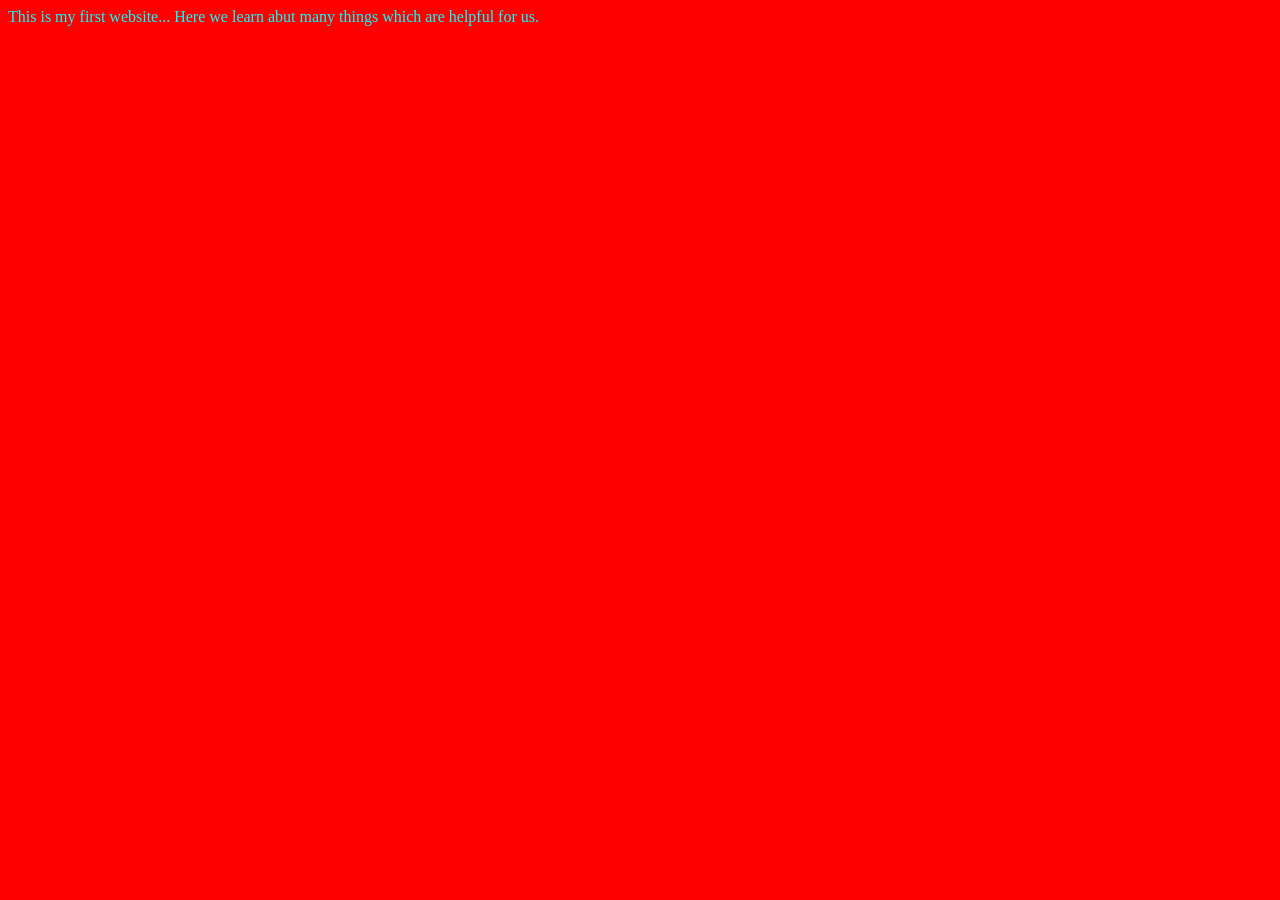
<file: Day-01/index.html>
<!DOCTYPE html>
<html lang="en">
<head>
    <meta charset="UTF-8">
    <meta name="viewport" content="width=device-width, initial-scale=1.0">
    <title>Sigme Web Development course</title>
    <link rel="stylesheet" href="style.css">
</head>
<body>
    This is my first website... 
    Here we learn abut many things which are helpful for us.
    <script src="script.js"></script>
</body>
</html>
</file>
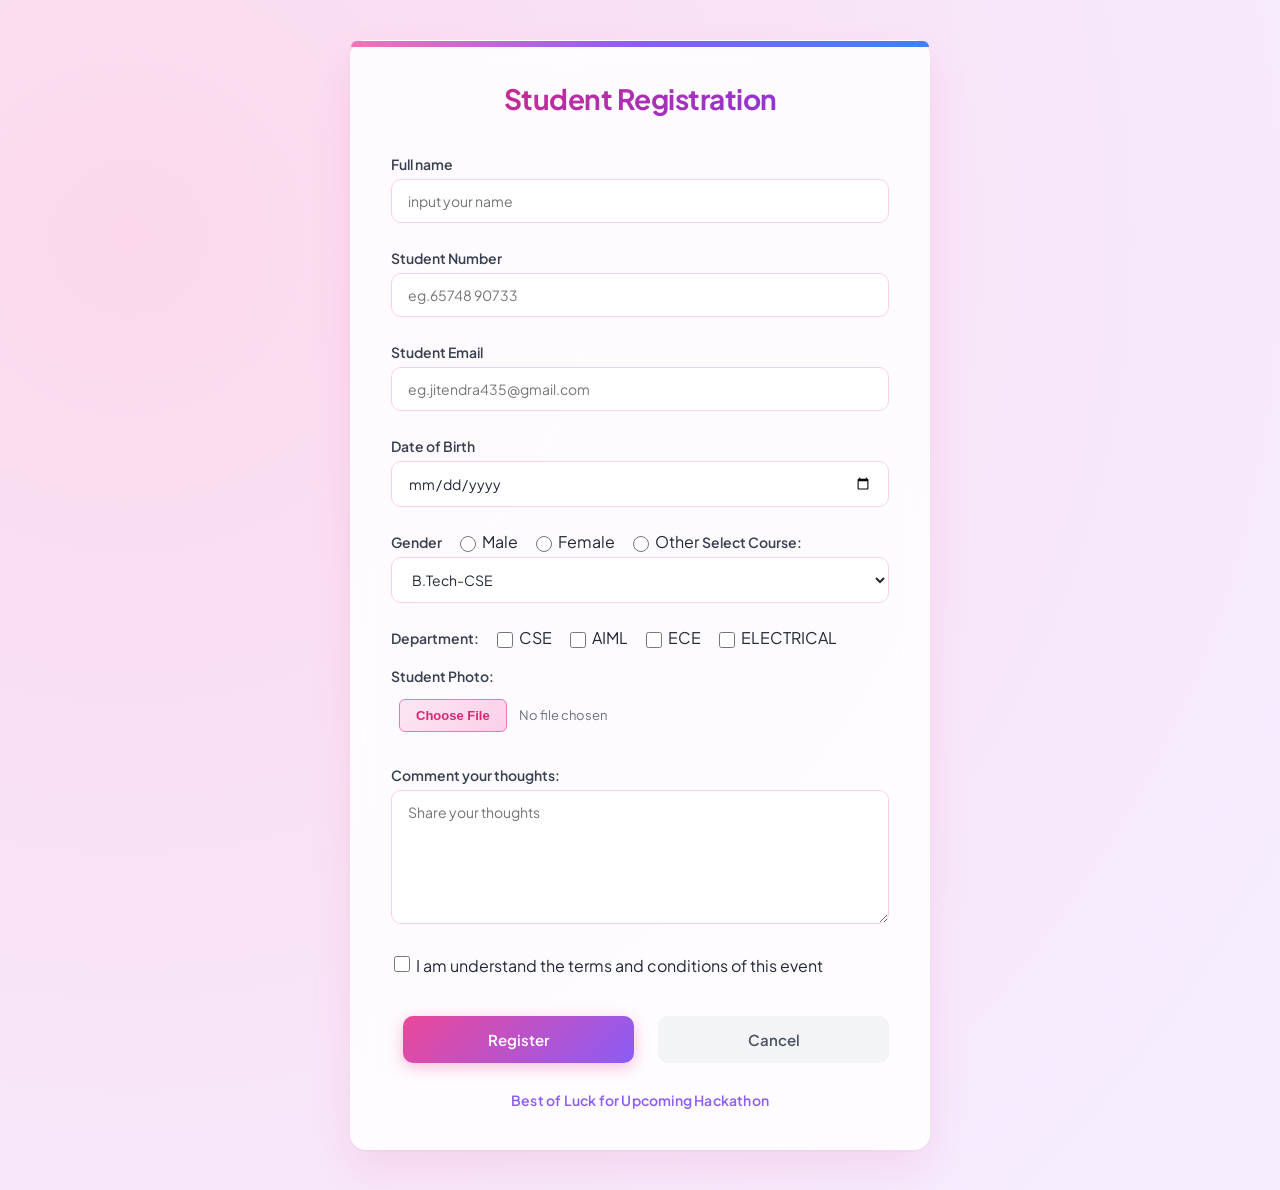
<file: Day-04/index.html>
<!DOCTYPE html>
<html lang="en">

<head>
    <meta charset="UTF-8">
    <meta name="viewport" content="width=device-width, initial-scale=1.0">
    <title>Hackathon Registration</title>
    <link rel="stylesheet" href="style.css">
</head>

<body>
    <form>
        <h1>Student Registration</h1>
        <label for="name">Full name</label>
        <br>
        <input type="text" name="name" id="name" placeholder="input your name">
        <br>
        <label for="number">Student Number</label>
        <br>
        <input type="text" name="number" id="number" placeholder="eg.65748 90733">
        <br>
        <label for="email">Student Email</label>
        <br>
        <input type="email" name="email" id="email" placeholder="eg.jitendra435@gmail.com">
        <br>
        <label for="date">Date of Birth</label>
        <br>
        <input type="date" name="date" id="date">
        <br>
        <label for="gender">Gender</label>
        <br>
        <label for="male"></label>

        <input type="radio" name="gender" id="male" value="male">Male

        <label for="female"></label>

        <input type="radio" name="gender" id="female" value="female">Female

        <label for="other"></label>

        <input type="radio" name="gender" id="other" value="other">Other
        <br>
        <br>
        <label for="course-select">Select Course:</label>
        <select name="course" id="course-select">
            <option value="B.Tech-CSE">B.Tech-CSE</option>
            <option value="B.Tech-Mechanical">B.Tech-Mechnical</option>
            <option value="B.Tech-ECE">B.Tech-ECE</option>
            <option value="B.Tech-Civil">B.Tech-Civil</option>
            <option value="Crime Branch">Crime branch</option>
        </select>
        <br>
        <label for="Department">Department:</label>
        <label for="CSE"></label>
        <input type="checkbox" name="Department[]" id="CSE" value="CSE">CSE
        <label for="AIML"></label>
        <input type="checkbox" name="Department[]" id="AIML" value="AIML">AIML
        <label for="ECE"></label>
        <input type="checkbox" name="Department[]" id="ECE" value="ECE">ECE
        <label for="ELECTRICAL"></label>
        <input type="checkbox" name="Department[]" id="ELECTRICAL" value="ELECTRICAL">ELECTRICAL
        <br>
        <label for="photo">Student Photo:</label>
        <input type="file" value="choose file" id="photo" placeholder="Choose file" name="photo">
        <br>
        <label for="comment">Comment your thoughts:</label>
        <br>
        <textarea id="comment" name="comments " rows="6" cols="50" placeholder="Share your thoughts"></textarea>
        <br>
        <label for="check"></label>
        <input type="checkbox" id="check" value="rules">I am understand the terms and conditions of this event
        <br>
        <br>
        <br>
        <div> 
        <label for="register"></label>
        <input type="submit" name="register" id="register" value="register">
        <label for="cancel"></label>
        <input type="button" name="cancel" id="cancel" value="cancel" style="margin-right: 15px;">
        </div>
        <h3>Best of Luck for Upcoming Hackathon</h3>
    </form>

</body>

</html>
</file>
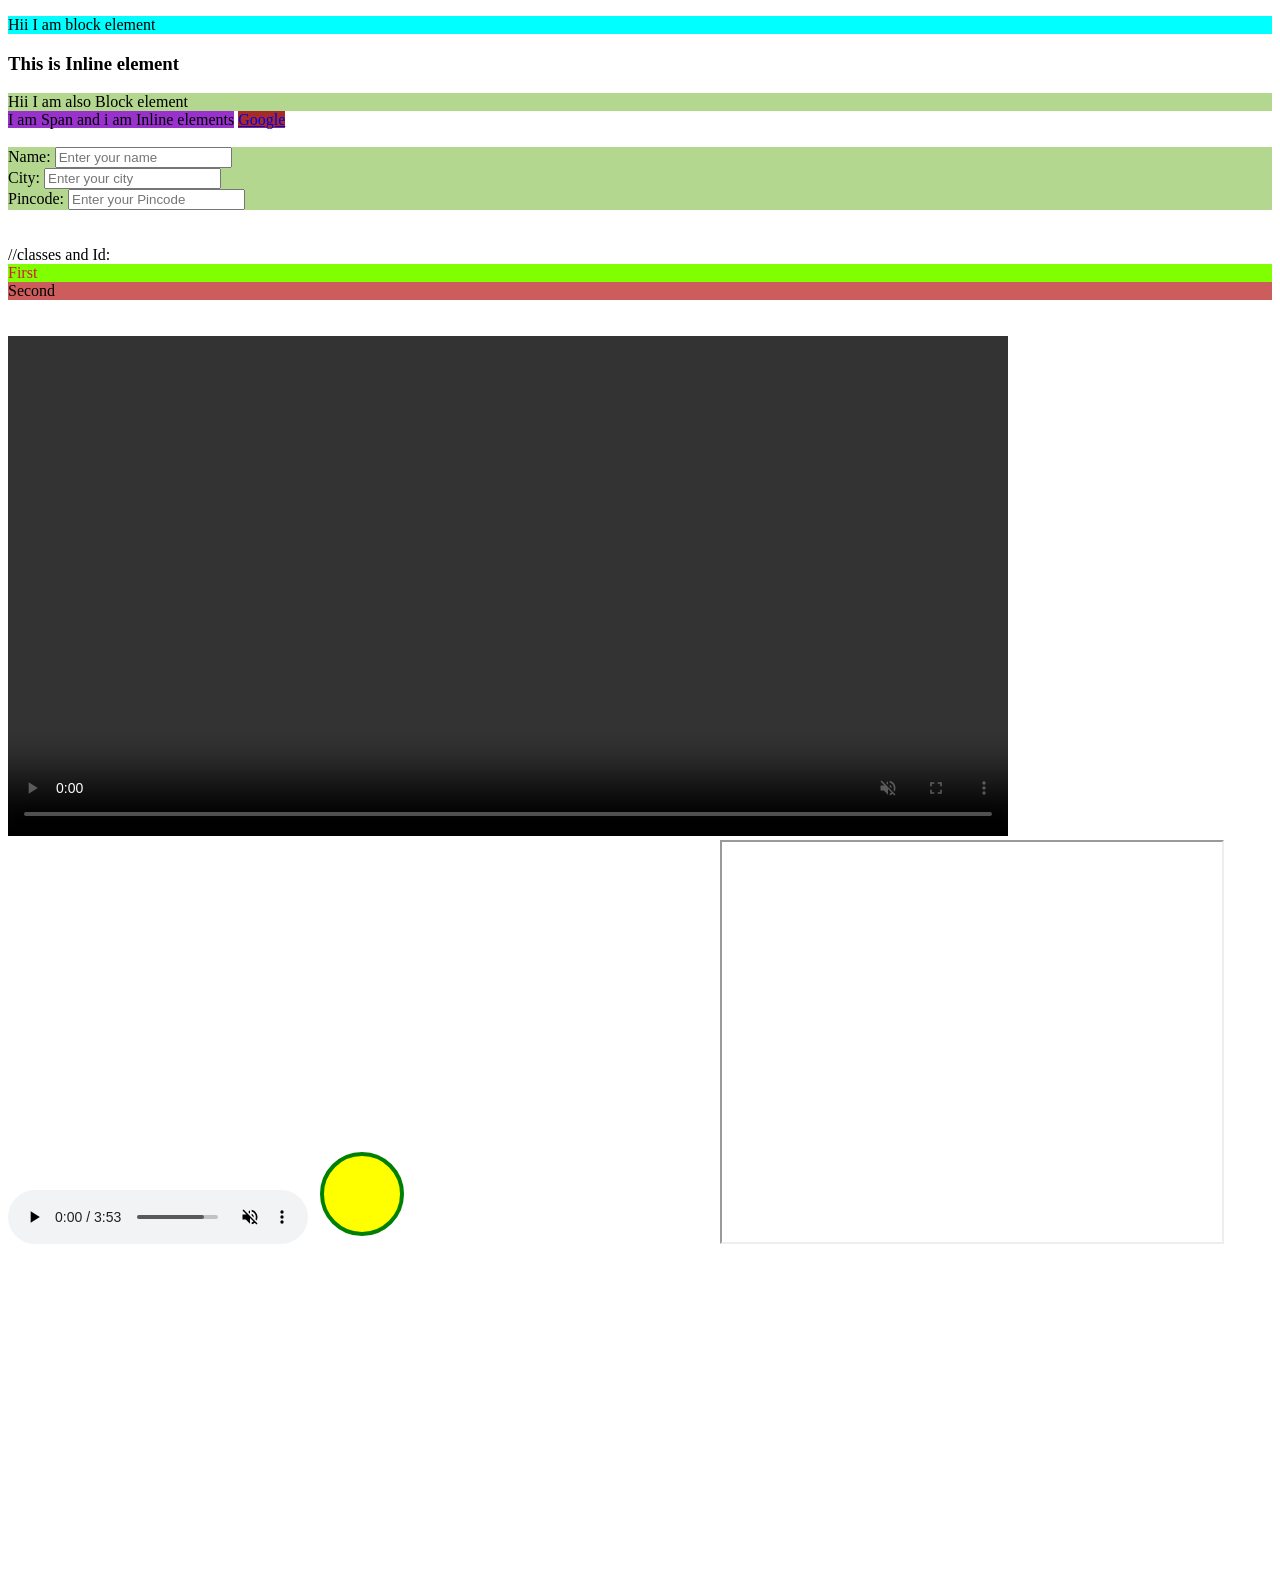
<file: Day-05/index.html>
<!DOCTYPE html>
<html lang="en">

<head>
    <meta charset="UTF-8">
    <meta name="viewport" content="width=device-width, initial-scale=1.0">
    <title>Inline and Block elements</title>
    <link rel="stylesheet" href="style.css">
</head>

<body>
    <p>Hii I am block element</p>
    <h3>This is Inline element</h3>
    <div>Hii I am also Block element</div>
    <span>I am Span and i am Inline elements</span>
    <a href="https//google.com">Google</a>
    <br>
    <br>
    <!-- Quiz---->
    <!-- Without using br tag make a vertically alinged form for sking name ,city and pincode: -->
    <form>
        <div>
            <label for="name">Name:</label>
            <input type="text" name="text" id="name" placeholder="Enter your name">
        </div>
        <div>
            <label for="City">City:</label>
            <input type="city" name="city" id="city" placeholder="Enter your city">
        </div>
        <div>
            <label for="Pincode">Pincode:</label>
            <input type="Pincode" name="Pincode" id="Pincode" placeholder="Enter your Pincode">
        </div>
    </form>
    <br>
    <br>

    //classes and Id:
    <div id="firstdiv" class="red yellow">First</div>
    <div id="seconddiv">Second</div>
    <br>
    <br>
    <!-- How to add Video and audio: -->
    <video src="BotFiesta.mp4" height="500" controls loop autoplay muted>Click for Video</video>
    <audio src="Chan Kithan (PenduJatt.dev).mp3" controls loop muted preload></audio>

    <!-- SVG Attributes -->
    <svg width="100" height="100" xmlns="http://www.w3.org/2000/svg">
        <circle cx="50" cy="50" r="40" stroke="green" stroke-width="4" fill="yellow" />
        <title>Yellow circle with green border</title>
    </svg>
    <video src=""></video>
    <!-- iframe -->
    <iframe src="https://www.codewithharry.com" width="500px" height="400px">codewithharry</iframe>
    <iframe width="560" height="315" src="https://www.youtube.com/embed/XZwBNDGuWGU?si=hs1nJIRvrQlep0XD"
        title="YouTube video player" frameborder="0"
        allow="accelerometer; autoplay; clipboard-write; encrypted-media; gyroscope; picture-in-picture; web-share"
        referrerpolicy="strict-origin-when-cross-origin" allowfullscreen></iframe>




</body>

</html>
</file>
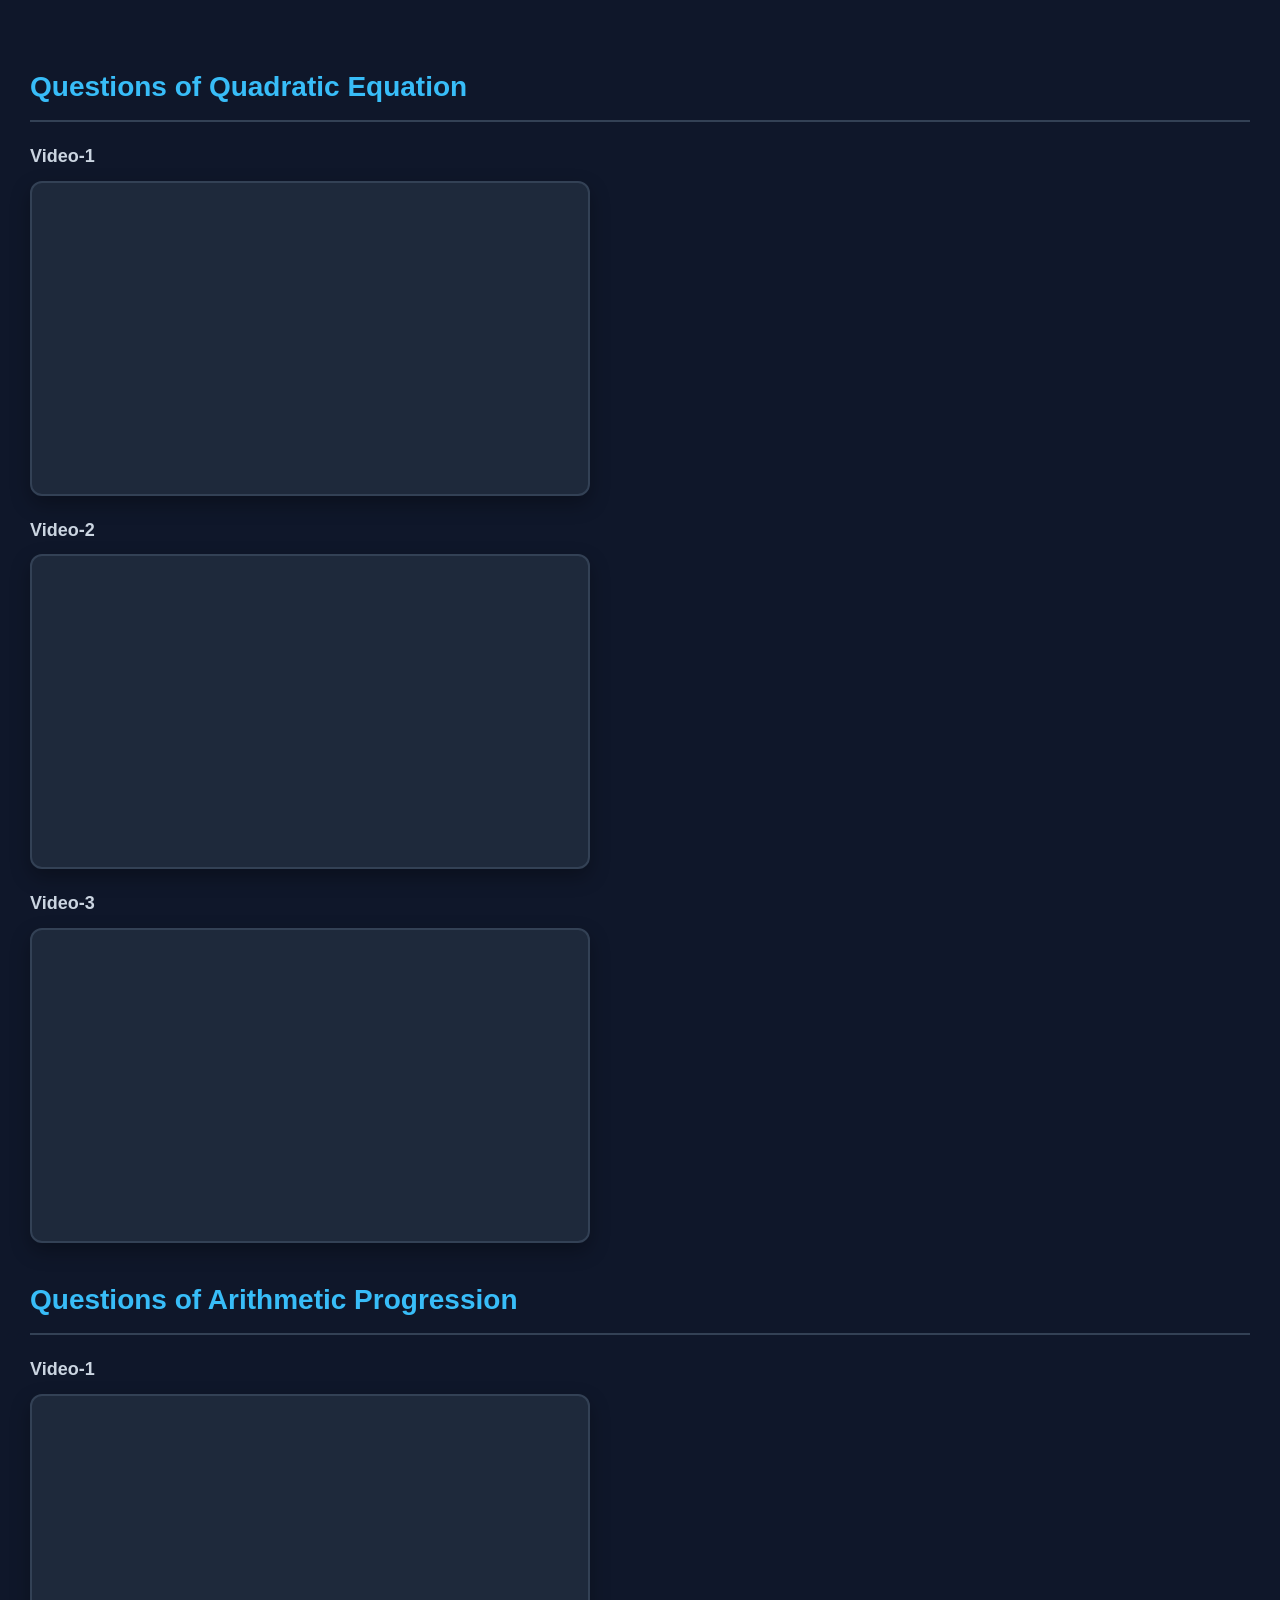
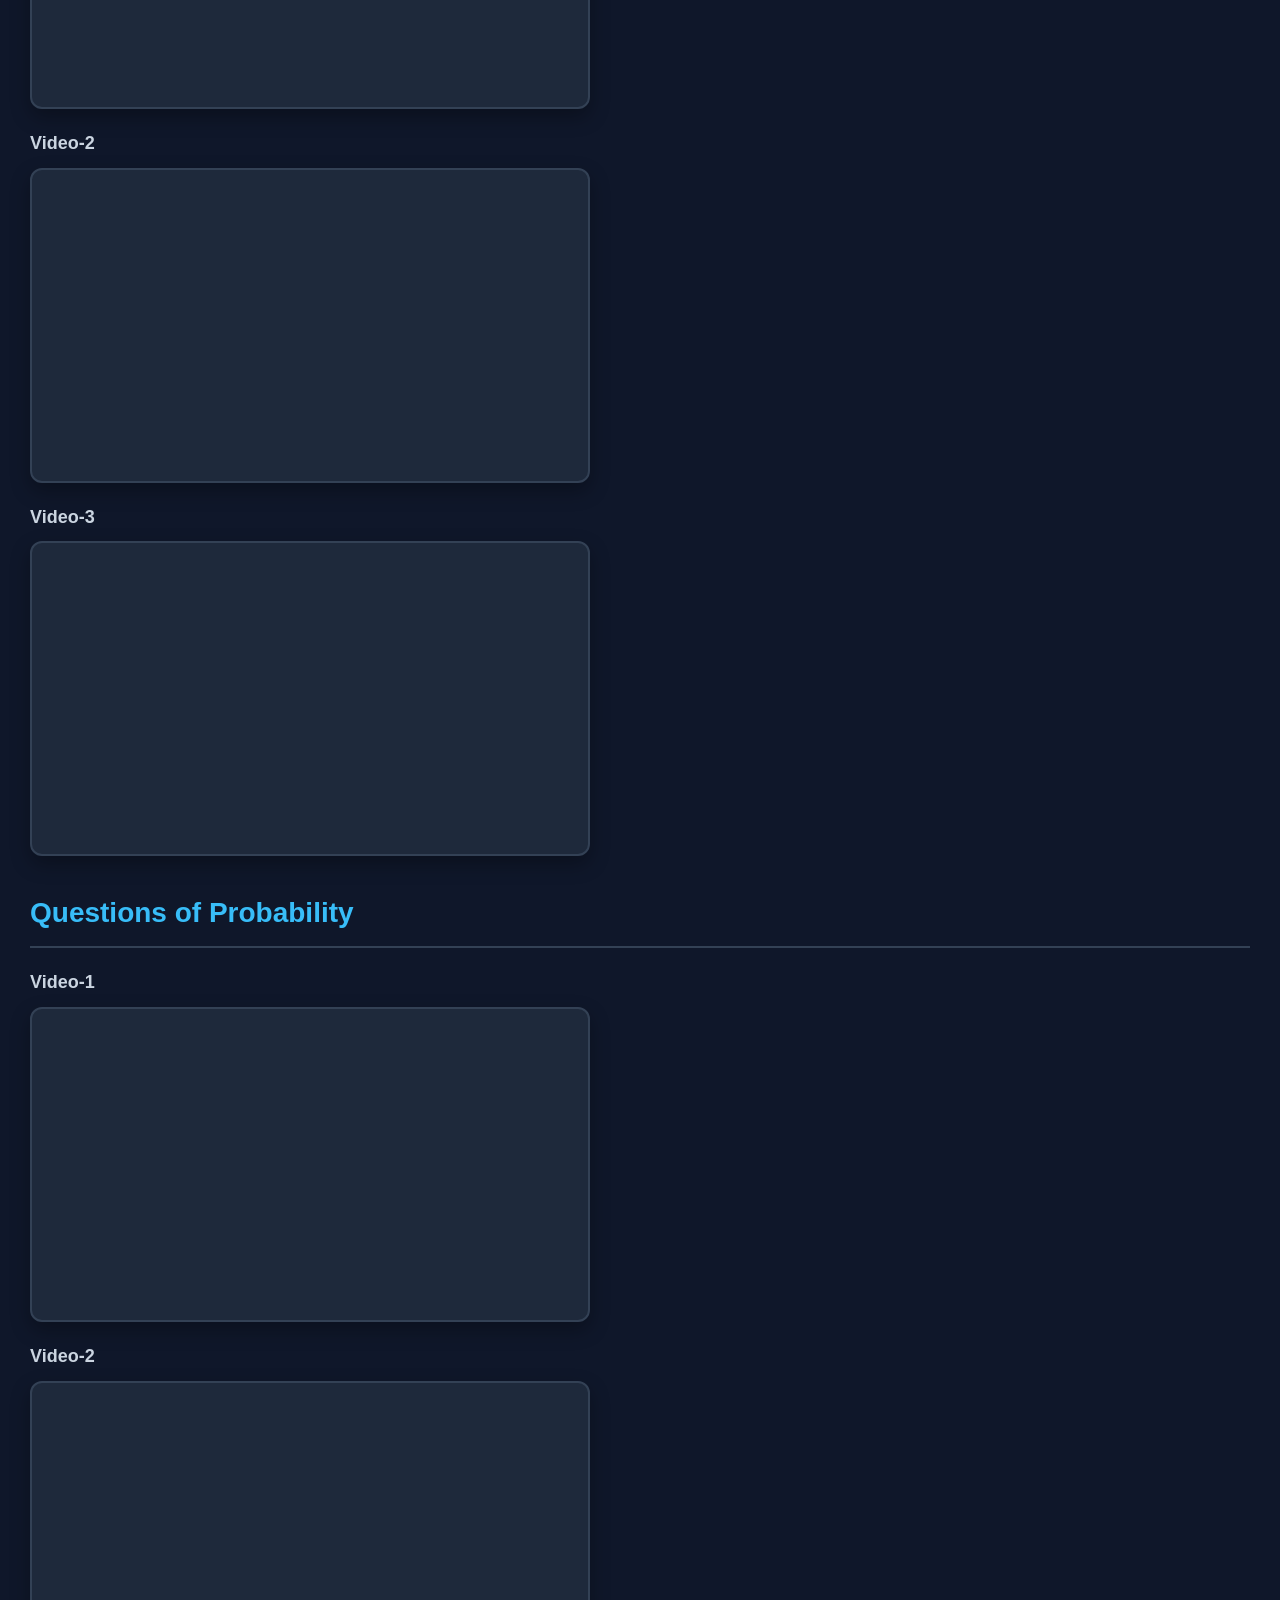
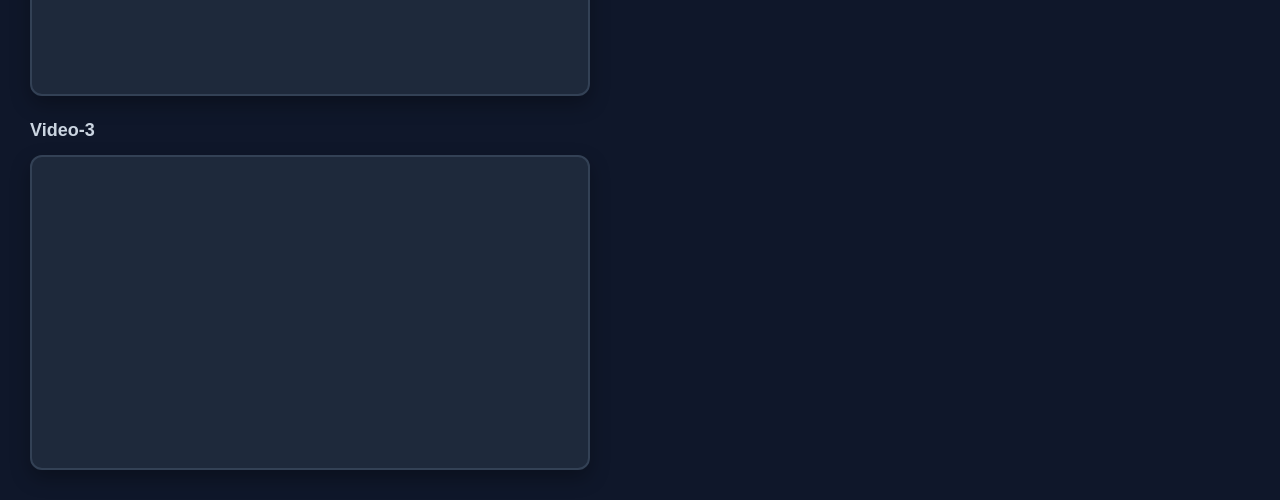
<file: Day-06/index.html>
<!DOCTYPE html>
<html lang="en">

<head>
    <meta charset="UTF-8">
    <meta name="viewport" content="width=device-width, initial-scale=1.0">
    <title>Maths Topic</title>
    <link rel="stylesheet" href="style.css">
</head>
<!-- Quick Quiz 
Create a Website which shows videos of different category.
You can use Youtube Videos in an iframe Using youtube's Embedding features: --->
<body> 
    <h2>Questions of Quadratic Equation</h2>
    <h4>Video-1</h4>
    <iframe width="560" height="315" src="https://www.youtube.com/embed/M5Z0617RgRU?si=B42cnymvonU7Totz"
        title="YouTube video player" frameborder="0"
        allow="accelerometer; autoplay; clipboard-write; encrypted-media; gyroscope; picture-in-picture; web-share"
        referrerpolicy="strict-origin-when-cross-origin" allowfullscreen></iframe>
    <br>
    <h4>Video-2</h4>
    <iframe width="560" height="315" src="https://www.youtube.com/embed/9trE9HemLIY?si=GL99USlyKeqg-1aq"
        title="YouTube video player" frameborder="0"
        allow="accelerometer; autoplay; clipboard-write; encrypted-media; gyroscope; picture-in-picture; web-share"
        referrerpolicy="strict-origin-when-cross-origin" allowfullscreen></iframe>
    <br>
    <h4>Video-3</h4>
    <iframe width="560" height="315" src="https://www.youtube.com/embed/8vstZDprTgo?si=NtwqYgvFzVIOlLQt"
        title="YouTube video player" frameborder="0"
        allow="accelerometer; autoplay; clipboard-write; encrypted-media; gyroscope; picture-in-picture; web-share"
        referrerpolicy="strict-origin-when-cross-origin" allowfullscreen></iframe>
    <br>
    <h2>Questions of Arithmetic Progression</h2>
    <h4>Video-1</h4>
    <iframe width="560" height="315" src="https://www.youtube.com/embed/olY7lA63XwI?si=kPcUczWXnzkc7ohU"
        title="YouTube video player" frameborder="0"
        allow="accelerometer; autoplay; clipboard-write; encrypted-media; gyroscope; picture-in-picture; web-share"
        referrerpolicy="strict-origin-when-cross-origin" allowfullscreen></iframe>
    <br>
    <h4>Video-2</h4>
    <iframe width="560" height="315" src="https://www.youtube.com/embed/Q1jc8cGuCMQ?si=QbJYoQk6u67rqSBl"
        title="YouTube video player" frameborder="0"
        allow="accelerometer; autoplay; clipboard-write; encrypted-media; gyroscope; picture-in-picture; web-share"
        referrerpolicy="strict-origin-when-cross-origin" allowfullscreen></iframe>
    <br>
    <h4>Video-3</h4>
    <iframe width="560" height="315" src="https://www.youtube.com/embed/zPKdZKBG4oQ?si=-2TmOT73ujkbJn-_"
        title="YouTube video player" frameborder="0"
        allow="accelerometer; autoplay; clipboard-write; encrypted-media; gyroscope; picture-in-picture; web-share"
        referrerpolicy="strict-origin-when-cross-origin" allowfullscreen></iframe>
    <br>
    <h2>Questions of Probability</h2>
    <h4>Video-1</h4>
    <iframe width="560" height="315" src="https://www.youtube.com/embed/IkbHUZlodwA?si=JBNFgP-eqdbj-5_d"
        title="YouTube video player" frameborder="0"
        allow="accelerometer; autoplay; clipboard-write; encrypted-media; gyroscope; picture-in-picture; web-share"
        referrerpolicy="strict-origin-when-cross-origin" allowfullscreen></iframe>
    <br>
    <h4>Video-2</h4>
    <iframe width="560" height="315" src="https://www.youtube.com/embed/U4nxQPp87TY?si=rvkQvXWEJ19M_OdN"
        title="YouTube video player" frameborder="0"
        allow="accelerometer; autoplay; clipboard-write; encrypted-media; gyroscope; picture-in-picture; web-share"
        referrerpolicy="strict-origin-when-cross-origin" allowfullscreen></iframe>
    <h4>Video-3</h4>
    <iframe width="560" height="315" src="https://www.youtube.com/embed/XO_9GICxAoo?si=0D6l0IARh9qsPnvc"
        title="YouTube video player" frameborder="0"
        allow="accelerometer; autoplay; clipboard-write; encrypted-media; gyroscope; picture-in-picture; web-share"
        referrerpolicy="strict-origin-when-cross-origin" allowfullscreen></iframe>


</body>

</html>
</file>
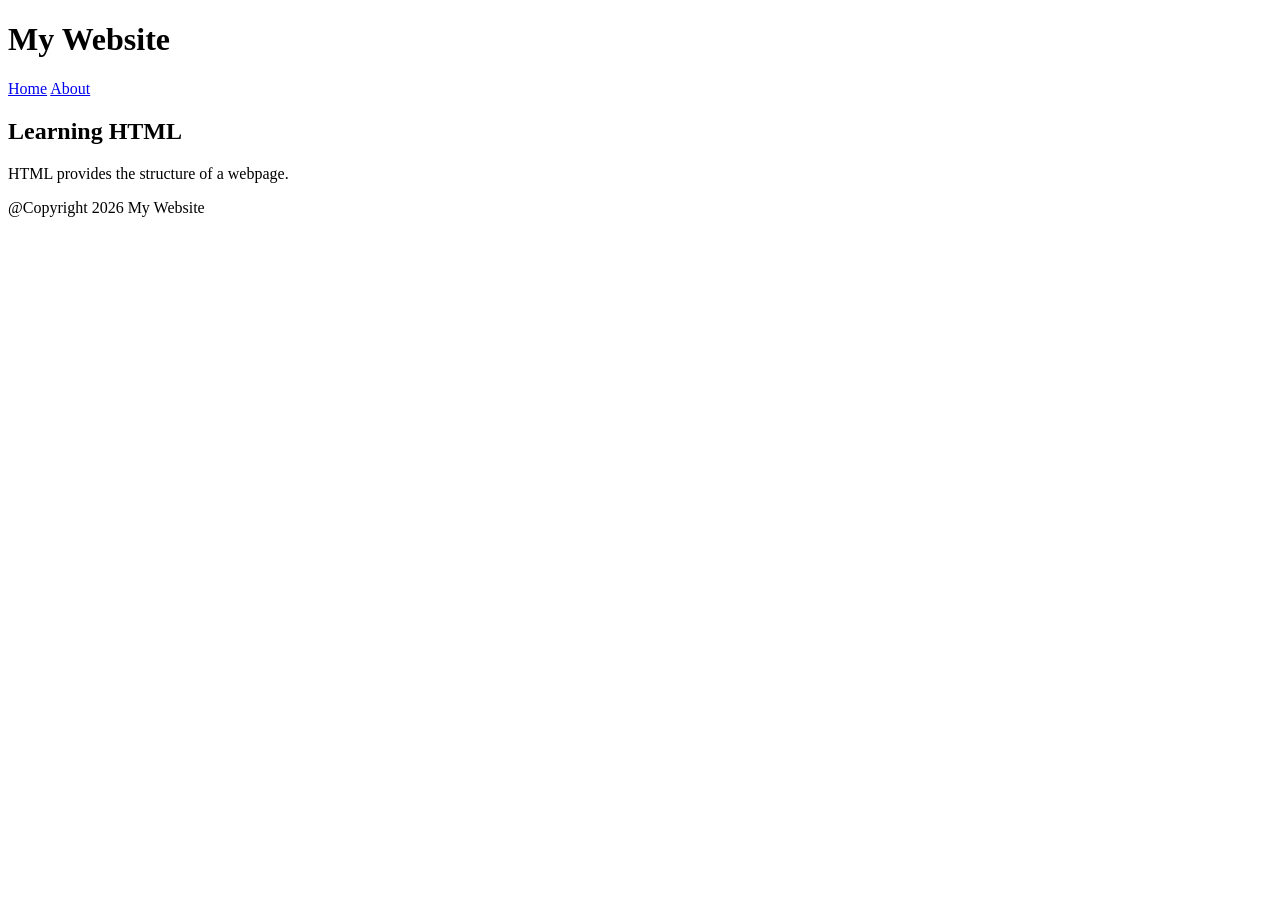
<file: Day-07/index.html>
<!DOCTYPE html>
<html lang="en">

<head>
    <meta charset="UTF-8">
    <meta name="viewport" content="width=device-width, initial-scale=1.0">
    <title>Semantic Tags</title>
</head>

<body>
    <header>
        <h1>My Website</h1>
    </header>

    <nav>
        <a href="/">Home</a>
        <a href="/about">About</a>
    </nav>

    <main>
        <article>
            <h2>Learning HTML</h2>
            <p>HTML provides the structure of a webpage.</p>
        </article>
    </main>

    <footer>
        <p>@Copyright 2026 My Website</p>
    </footer>

</body>

</html>
</file>
<file: Day-01/style.css>
body{
    background-color: red;
    color:aqua
}
</file>
<file: Day-04/style.css>
/* Google Fonts Import */
@import url('https://fonts.googleapis.com/css2?family=Plus+Jakarta+Sans:wght@400;500;600;700&display=swap');

:root {
  --bg-gradient: linear-gradient(135deg, #fdfbfb 0%, #ebedee 100%);
  --page-bg: #fff0f5;
  --card-bg: rgba(255, 255, 255, 0.85);
  --primary-pink: #ec4899;
  --primary-hover: #db2777;
  --accent-purple: #8b5cf6;
  --accent-glow: rgba(236, 72, 153, 0.25);
  --text-dark: #1f2937;
  --text-muted: #6b7280;
  --border-color: #fbcfe8;
  --border-focus: #f472b6;
  --radius-lg: 16px;
  --radius-md: 10px;
}

* {
  margin: 0;
  padding: 0;
  box-sizing: border-box;
  font-family: 'Plus Jakarta Sans', -apple-system, BlinkMacSystemFont, sans-serif;
}

body {
  min-height: 100vh;
  background: radial-gradient(circle at 10% 20%, rgba(251, 207, 232, 0.8) 0%, rgba(243, 232, 255, 0.8) 90%);
  display: flex;
  justify-content: center;
  align-items: center;
  padding: 40px 20px;
  color: var(--text-dark);
}

/* Glassmorphism Form Container */
form {
  background: var(--card-bg);
  backdrop-filter: blur(12px);
  -webkit-backdrop-filter: blur(12px);
  border: 1px solid rgba(255, 255, 255, 0.6);
  box-shadow: 0 20px 40px rgba(236, 72, 153, 0.12), 0 1px 3px rgba(0, 0, 0, 0.05);
  padding: 40px;
  border-radius: var(--radius-lg);
  width: 100%;
  max-width: 580px;
  position: relative;
}

/* Accent AI Glow Bar */
form::before {
  content: '';
  position: absolute;
  top: 0;
  left: 0;
  right: 0;
  height: 6px;
  background: linear-gradient(90deg, #f472b6, #8b5cf6, #3b82f6);
  border-top-left-radius: var(--radius-lg);
  border-top-right-radius: var(--radius-lg);
}

h1 {
  text-align: center;
  font-size: 28px;
  font-weight: 700;
  margin-bottom: 25px;
  background: linear-gradient(135deg, #db2777, #7c3aed);
  -webkit-background-clip: text;
  -webkit-text-fill-color: transparent;
  letter-spacing: -0.5px;
}

/* Form Labels */
label {
  display: inline-block;
  font-size: 14px;
  font-weight: 600;
  color: #374151;
  margin-top: 14px;
  margin-bottom: 6px;
}

/* Remove stray line breaks visually for better structure */
br {
  display: none;
}

/* Standard Inputs, Select, Textarea */
input[type="text"],
input[type="email"],
input[type="date"],
select,
textarea {
  width: 100%;
  padding: 12px 16px;
  border: 1.5px solid var(--border-color);
  border-radius: var(--radius-md);
  background-color: rgba(255, 255, 255, 0.9);
  font-size: 14px;
  color: var(--text-dark);
  transition: all 0.25s ease;
  outline: none;
  margin-bottom: 12px;
}

input[type="text"]:focus,
input[type="email"]:focus,
input[type="date"]:focus,
select:focus,
textarea:focus {
  border-color: var(--border-focus);
  box-shadow: 0 0 0 4px var(--accent-glow);
  background-color: #ffffff;
}

textarea {
  resize: vertical;
  min-height: 110px;
}

/* File Input Styling */
input[type="file"] {
  width: 100%;
  padding: 8px;
  margin-bottom: 12px;
  font-size: 13px;
  color: var(--text-muted);
}

input[type="file"]::file-selector-button {
  background: linear-gradient(135deg, #fce7f3, #fbcfe8);
  border: 1px solid #f472b6;
  color: var(--primary-hover);
  padding: 8px 16px;
  border-radius: 6px;
  font-weight: 600;
  cursor: pointer;
  margin-right: 12px;
  transition: all 0.2s ease;
}

input[type="file"]::file-selector-button:hover {
  background: #f472b6;
  color: #ffffff;
}

/* Radio Buttons & Checkboxes */
input[type="radio"],
input[type="checkbox"] {
  accent-color: var(--primary-pink);
  width: 16px;
  height: 16px;
  margin-right: 6px;
  margin-left: 12px;
  vertical-align: middle;
  cursor: pointer;
}

input[type="radio"]:first-of-type,
input[type="checkbox"]:first-of-type {
  margin-left: 0;
}

/* Terms Checkbox Row */
#check {
  margin-left: 0;
  margin-top: 16px;
  margin-bottom: 24px;
}

/* Action Buttons Container */
form > div {
  display: flex;
  gap: 12px;
  margin-top: 20px;
}

input[type="submit"],
input[type="button"] {
  flex: 1;
  padding: 14px;
  border: none;
  border-radius: var(--radius-md);
  font-size: 15px;
  font-weight: 600;
  text-transform: capitalize;
  cursor: pointer;
  transition: all 0.25s ease;
}

/* Submit Button */
input[type="submit"] {
  background: linear-gradient(135deg, #ec4899 0%, #8b5cf6 100%);
  color: #ffffff;
  box-shadow: 0 4px 15px rgba(236, 72, 153, 0.35);
}

input[type="submit"]:hover {
  opacity: 0.95;
  transform: translateY(-1px);
  box-shadow: 0 6px 20px rgba(236, 72, 153, 0.45);
}

/* Cancel Button */
input[type="button"] {
  background-color: #f3f4f6 !important;
  color: #4b5563;
  margin-right: 0 !important;
}

input[type="button"]:hover {
  background-color: #e5e7eb !important;
  color: var(--text-dark);
}

/* Footer Heading */
h3 {
  text-align: center;
  font-size: 14px;
  font-weight: 600;
  color: var(--accent-purple);
  margin-top: 28px;
  letter-spacing: 0.2px;
}
</file>
<file: Day-05/style.css>
p{
    background-color: aqua;
}
a{
    background-color: brown;
}
div{
    background-color: rgb(179, 215, 143);
}
span{
    background-color: darkorchid;
}
.red{
    color: crimson;
}
.yellow{
    background-color: chartreuse;
}
#seconddiv{
    background-color: indianred;
}
</file>
<file: Day-06/style.css>
/* Universal Reset */
* {
    margin: 0;
    padding: 0;
    box-sizing: border-box;
}

/* Main Page */
body {
    font-family: Arial, Helvetica, sans-serif;
    background-color: #0f172a;
    color: #f8fafc;
    padding: 30px;
    line-height: 1.6;
}

/* Category Headings */
h2 {
    font-size: 28px;
    color: #38bdf8;
    margin: 35px 0 20px;
    padding-bottom: 10px;
    border-bottom: 2px solid #334155;
}

/* Video Titles */
h4 {
    font-size: 18px;
    color: #cbd5e1;
    margin: 20px 0 10px;
}

/* YouTube Videos */
iframe {
    display: block;
    width: 100%;
    max-width: 560px;
    aspect-ratio: 16 / 9;
    height: auto;
    border: 2px solid #334155;
    border-radius: 12px;
    background-color: #1e293b;
    box-shadow: 0 8px 20px rgba(0, 0, 0, 0.3);
    transition: transform 0.3s ease,
                border-color 0.3s ease,
                box-shadow 0.3s ease;
}

/* Hover Effect */
iframe:hover {
    transform: translateY(-4px);
    border-color: #38bdf8;
    box-shadow: 0 12px 28px rgba(56, 189, 248, 0.15);
}

/* Spacing */
br {
    display: block;
    content: "";
    margin-bottom: 15px;
}

/* Selection Color */
::selection {
    background-color: #38bdf8;
    color: #0f172a;
}

/* Tablet Screens */
@media (max-width: 768px) {
    body {
        padding: 20px;
    }

    h2 {
        font-size: 24px;
    }

    iframe {
        max-width: 100%;
    }
}

/* Mobile Screens */
@media (max-width: 480px) {
    body {
        padding: 12px;
    }

    h2 {
        font-size: 21px;
        margin-top: 25px;
    }

    h4 {
        font-size: 16px;
    }
}
</file>
